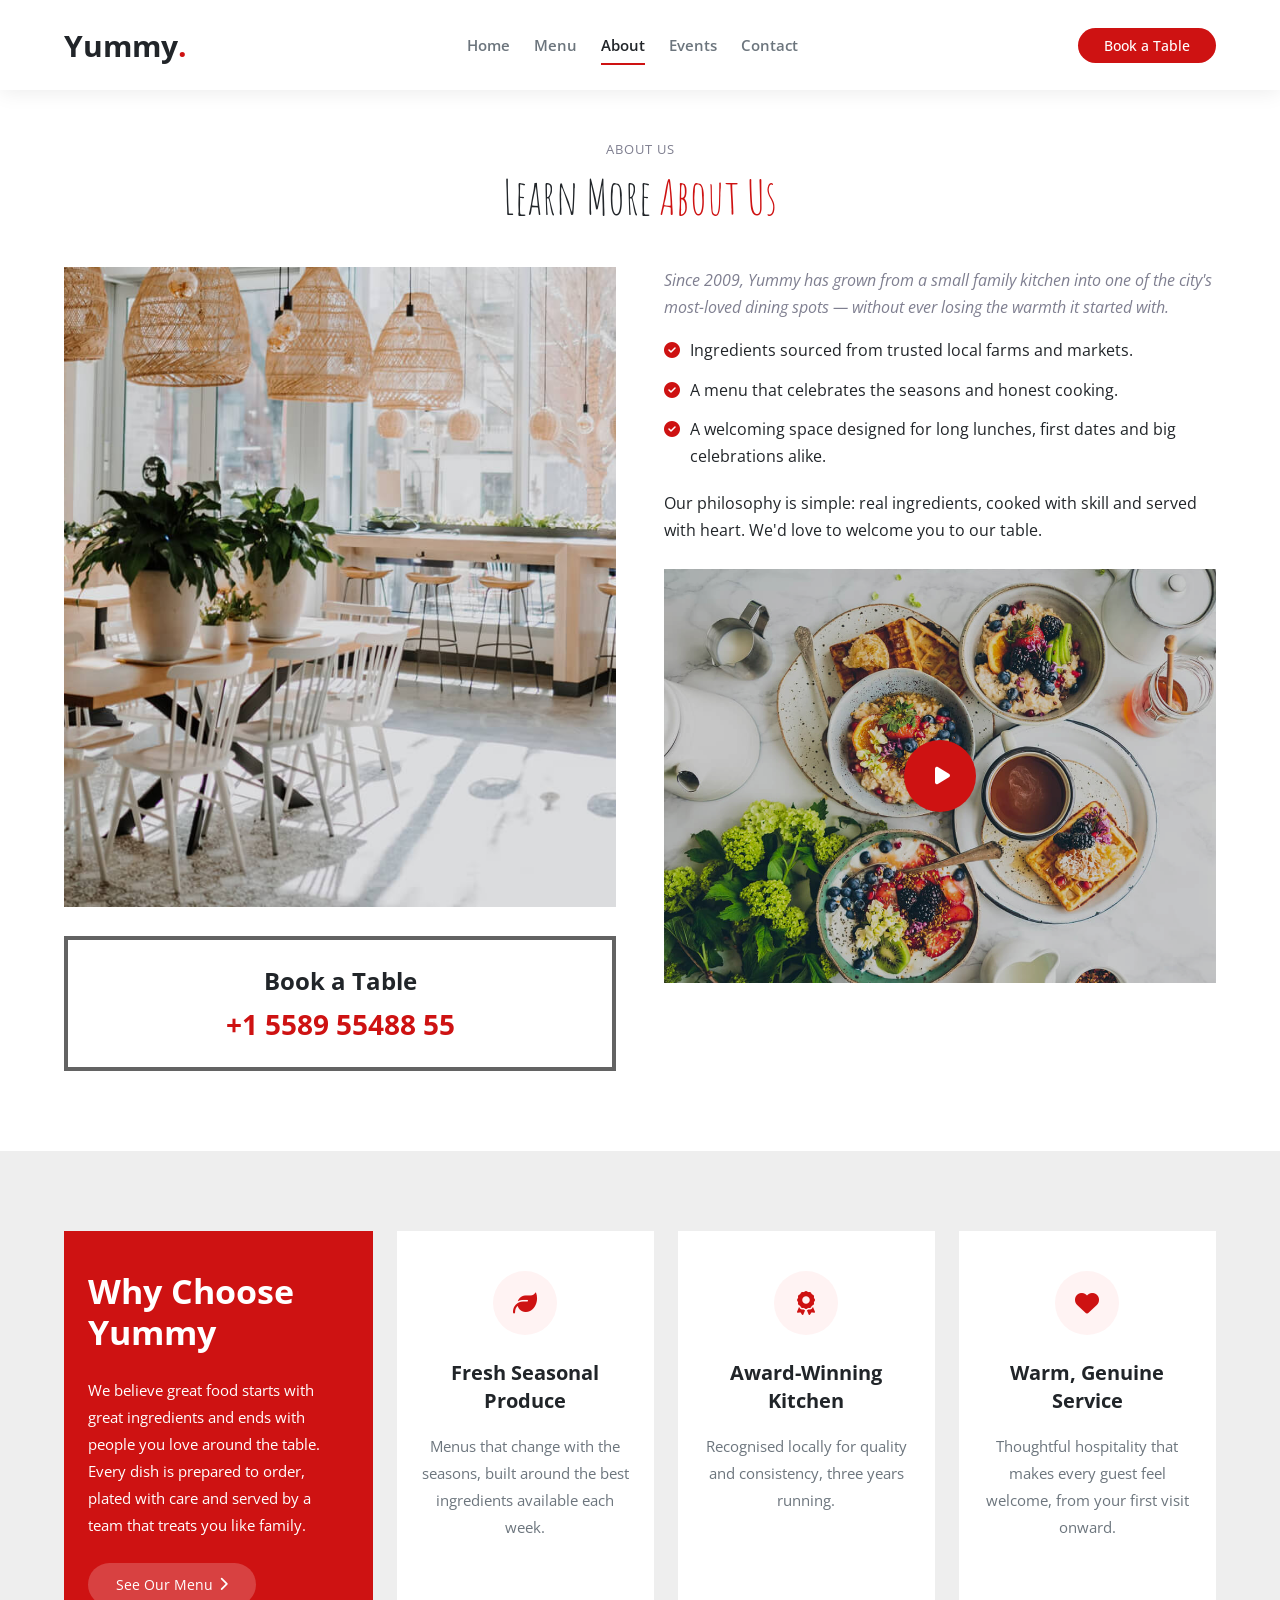
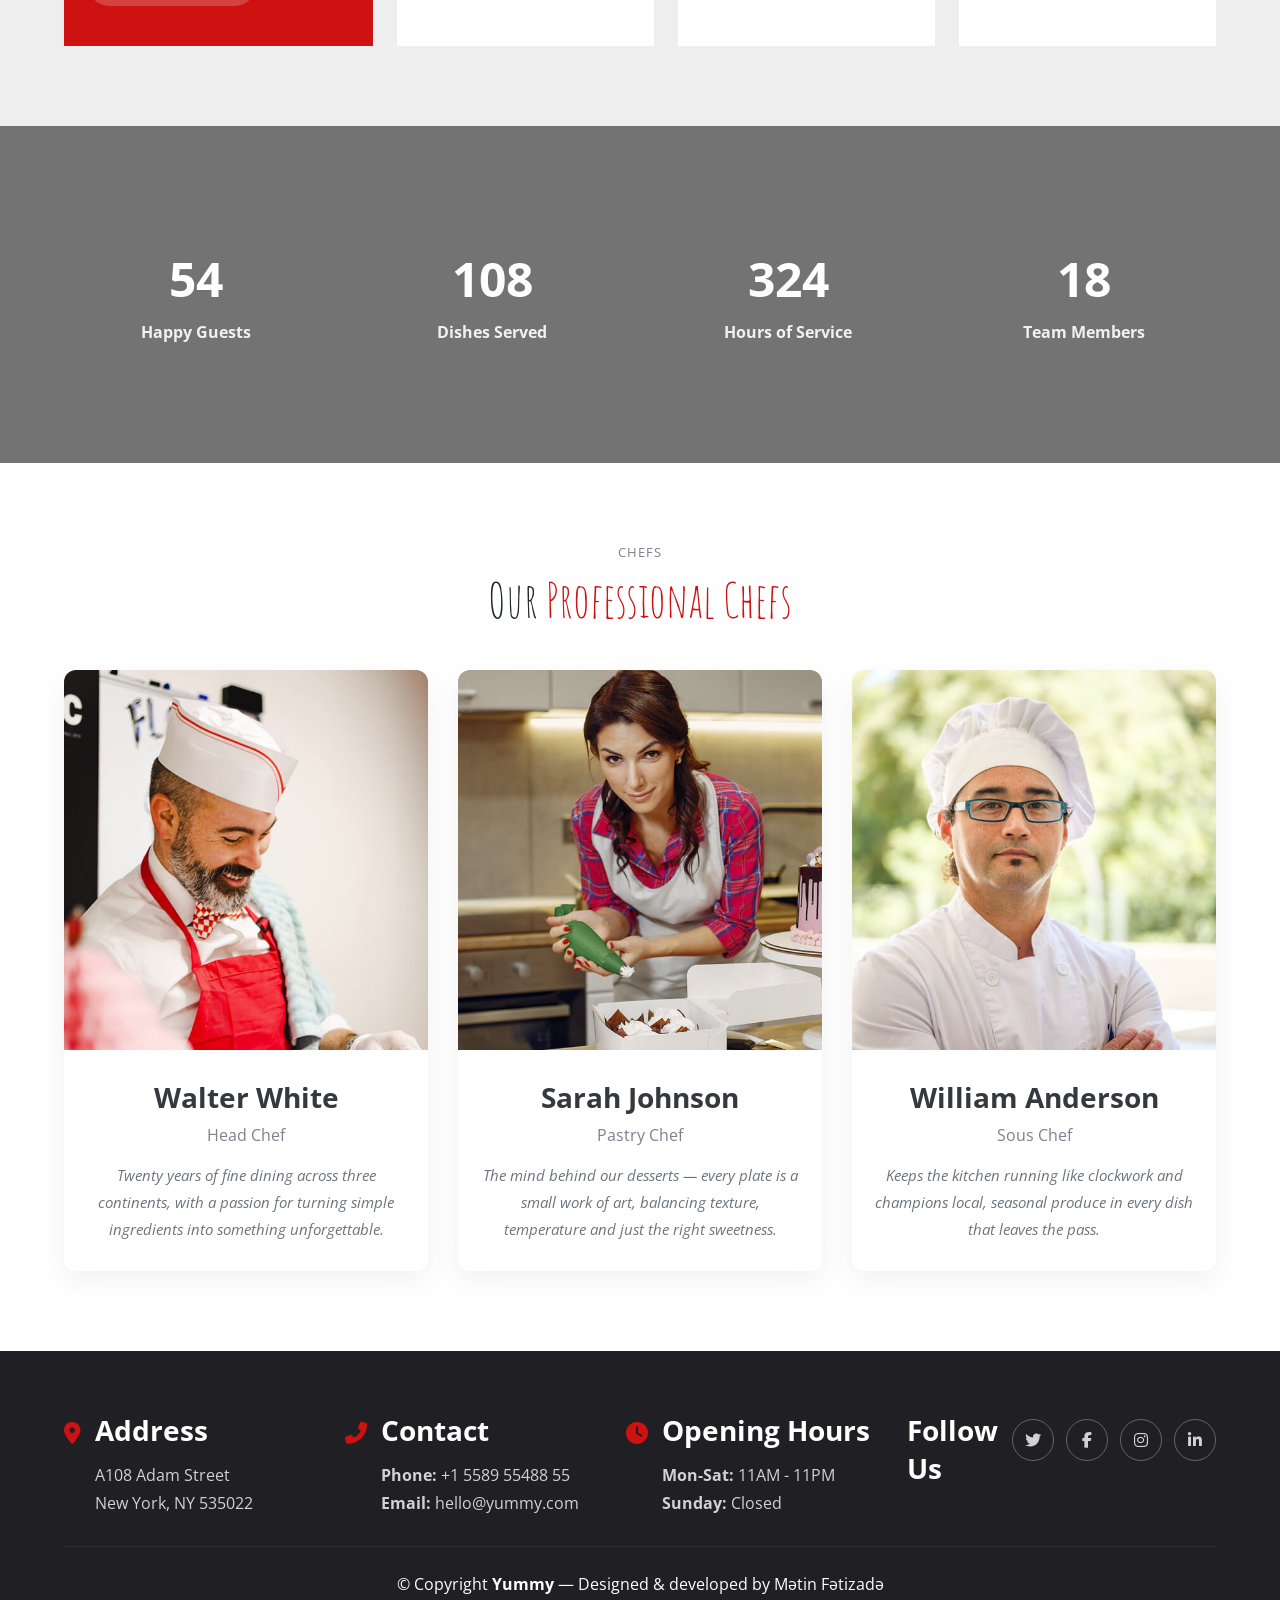
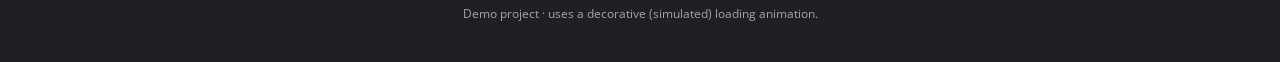
<file: about.html>
<!DOCTYPE html>
<html lang="en">
<head>
  <meta charset="UTF-8" />
  <meta name="viewport" content="width=device-width, initial-scale=1.0" />
  <title>About — Yummy.</title>
  <link href="https://fonts.googleapis.com/css2?family=Amatic+SC:wght@400;700&family=Open+Sans:ital,wght@0,300;0,400;0,600;0,700;1,400&display=swap" rel="stylesheet" />
  <link rel="stylesheet" href="https://cdnjs.cloudflare.com/ajax/libs/font-awesome/6.4.0/css/all.min.css" />
  <link rel="stylesheet" href="https://unpkg.com/aos@2.3.1/dist/aos.css" />
  <link rel="stylesheet" href="style.css" />
  <link rel="stylesheet" href="additions.css" />
</head>
<body>

  <div id="preloader">
    <div class="preloader-logo">Yummy<span>.</span></div>
    <div class="preloader-dots"><span></span><span></span><span></span></div>
  </div>

  <nav id="navbar" class="scrolled solid">
    <a href="index.html" class="logo">Yummy<span>.</span></a>
    <ul class="nav-links">
      <li><a href="index.html">Home</a></li>
      <li><a href="menu.html">Menu</a></li>
      <li><a href="about.html" class="active">About</a></li>
      <li><a href="events.html">Events</a></li>
      <li><a href="contact.html">Contact</a></li>
    </ul>
    <a href="contact.html" class="btn-book">Book a Table</a>
    <i class="fa-solid fa-bars hamburger" onclick="toggleMobile()" aria-label="Menu"></i>
  </nav>
  <div class="mobile-overlay" id="mobileOverlay" onclick="closeMobile()"></div>
  <div class="mobile-nav" id="mobileNav">
    <div class="mobile-nav-header">
      <a href="index.html" class="logo" onclick="closeMobile()">Yummy<span>.</span></a>
      <button class="mobile-close" onclick="closeMobile()">&#10005;</button>
    </div>
    <a href="index.html" onclick="closeMobile()">Home</a>
    <a href="menu.html" onclick="closeMobile()">Menu</a>
    <a href="about.html" class="active" onclick="closeMobile()">About</a>
    <a href="events.html" onclick="closeMobile()">Events</a>
    <a href="contact.html" onclick="closeMobile()">Contact</a>
    <a href="contact.html" class="mobile-book">Book a Table</a>
  </div>

  <section id="about" class="page-section">
    <p class="section-label">About Us</p>
    <h2 class="section-title">Learn More <span>About Us</span></h2>
    <div class="about-grid">
      <div class="about-left">
        <img src="assets/img/about.jpg" alt="Restaurant interior" />
        <div class="about-book">
          <p>Book a Table</p>
          <a href="tel:+15589554885">+1 5589 55488 55</a>
        </div>
      </div>
      <div class="about-right">
        <p>Since 2009, Yummy has grown from a small family kitchen into one of the city's most-loved dining spots — without ever losing the warmth it started with.</p>
        <ul class="about-checks">
          <li><i class="fas fa-check-circle"></i> Ingredients sourced from trusted local farms and markets.</li>
          <li><i class="fas fa-check-circle"></i> A menu that celebrates the seasons and honest cooking.</li>
          <li><i class="fas fa-check-circle"></i> A welcoming space designed for long lunches, first dates and big celebrations alike.</li>
        </ul>
        <p class="body-text">Our philosophy is simple: real ingredients, cooked with skill and served with heart. We'd love to welcome you to our table.</p>
        <div class="about-video">
          <img src="assets/img/about-2.jpg" alt="Our kitchen" />
          <div class="play-overlay"><div class="play-btn"><i class="fas fa-play"></i></div></div>
        </div>
      </div>
    </div>
  </section>

  <section id="why">
    <div class="why-grid">
      <div class="why-card red">
        <h3>Why Choose Yummy</h3>
        <p>We believe great food starts with great ingredients and ends with people you love around the table. Every dish is prepared to order, plated with care and served by a team that treats you like family.</p>
        <a href="menu.html">See Our Menu <i class="fas fa-chevron-right"></i></a>
      </div>
      <div class="why-card">
        <div class="icon"><i class="fas fa-leaf"></i></div>
        <h4>Fresh Seasonal Produce</h4>
        <p>Menus that change with the seasons, built around the best ingredients available each week.</p>
      </div>
      <div class="why-card">
        <div class="icon"><i class="fas fa-award"></i></div>
        <h4>Award-Winning Kitchen</h4>
        <p>Recognised locally for quality and consistency, three years running.</p>
      </div>
      <div class="why-card">
        <div class="icon"><i class="fas fa-heart"></i></div>
        <h4>Warm, Genuine Service</h4>
        <p>Thoughtful hospitality that makes every guest feel welcome, from your first visit onward.</p>
      </div>
    </div>
  </section>

  <section id="stats">
    <div class="stats-grid">
      <div class="stat-item"><h2 id="counter1">0</h2><p>Happy Guests</p></div>
      <div class="stat-item"><h2 id="counter2">0</h2><p>Dishes Served</p></div>
      <div class="stat-item"><h2 id="counter3">0</h2><p>Hours of Service</p></div>
      <div class="stat-item"><h2 id="counter4">0</h2><p>Team Members</p></div>
    </div>
  </section>

  <section id="chefs">
    <p class="section-label" data-aos="fade-up">Chefs</p>
    <h2 class="section-title" data-aos="fade-up" data-aos-delay="100">Our <span>Professional Chefs</span></h2>
    <div class="chefs-grid" id="chefsGrid"></div>
  </section>

  <footer id="footer">
    <div class="footer-grid">
      <div class="footer-item">
        <div class="footer-icon"><i class="fas fa-map-marker-alt"></i></div>
        <div><h4>Address</h4><p>A108 Adam Street</p><p>New York, NY 535022</p></div>
      </div>
      <div class="footer-item">
        <div class="footer-icon"><i class="fas fa-phone-alt"></i></div>
        <div><h4>Contact</h4><p><strong>Phone:</strong> +1 5589 55488 55</p><p><strong>Email:</strong> hello@yummy.com</p></div>
      </div>
      <div class="footer-item">
        <div class="footer-icon"><i class="fas fa-clock"></i></div>
        <div><h4>Opening Hours</h4><p><strong>Mon-Sat:</strong> 11AM - 11PM</p><p><strong>Sunday:</strong> Closed</p></div>
      </div>
      <div class="footer-item">
        <h4>Follow Us</h4>
        <div class="footer-social">
          <a href="#"><i class="fab fa-twitter"></i></a><a href="#"><i class="fab fa-facebook-f"></i></a>
          <a href="#"><i class="fab fa-instagram"></i></a><a href="#"><i class="fab fa-linkedin-in"></i></a>
        </div>
      </div>
    </div>
    <div class="footer-bottom">
      <p>© Copyright <strong>Yummy</strong> — Designed &amp; developed by Mətin Fətizadə</p>
      <p class="footer-note-small">Demo project · uses a decorative (simulated) loading animation.</p>
    </div>
  </footer>

  <a href="#" class="back-top" id="backTop"><i class="fas fa-arrow-up"></i></a>

  <script src="https://unpkg.com/aos@2.3.1/dist/aos.js"></script>
  <script src="data.js"></script>
  <script src="app.js"></script>
</body>
</html>
</file>
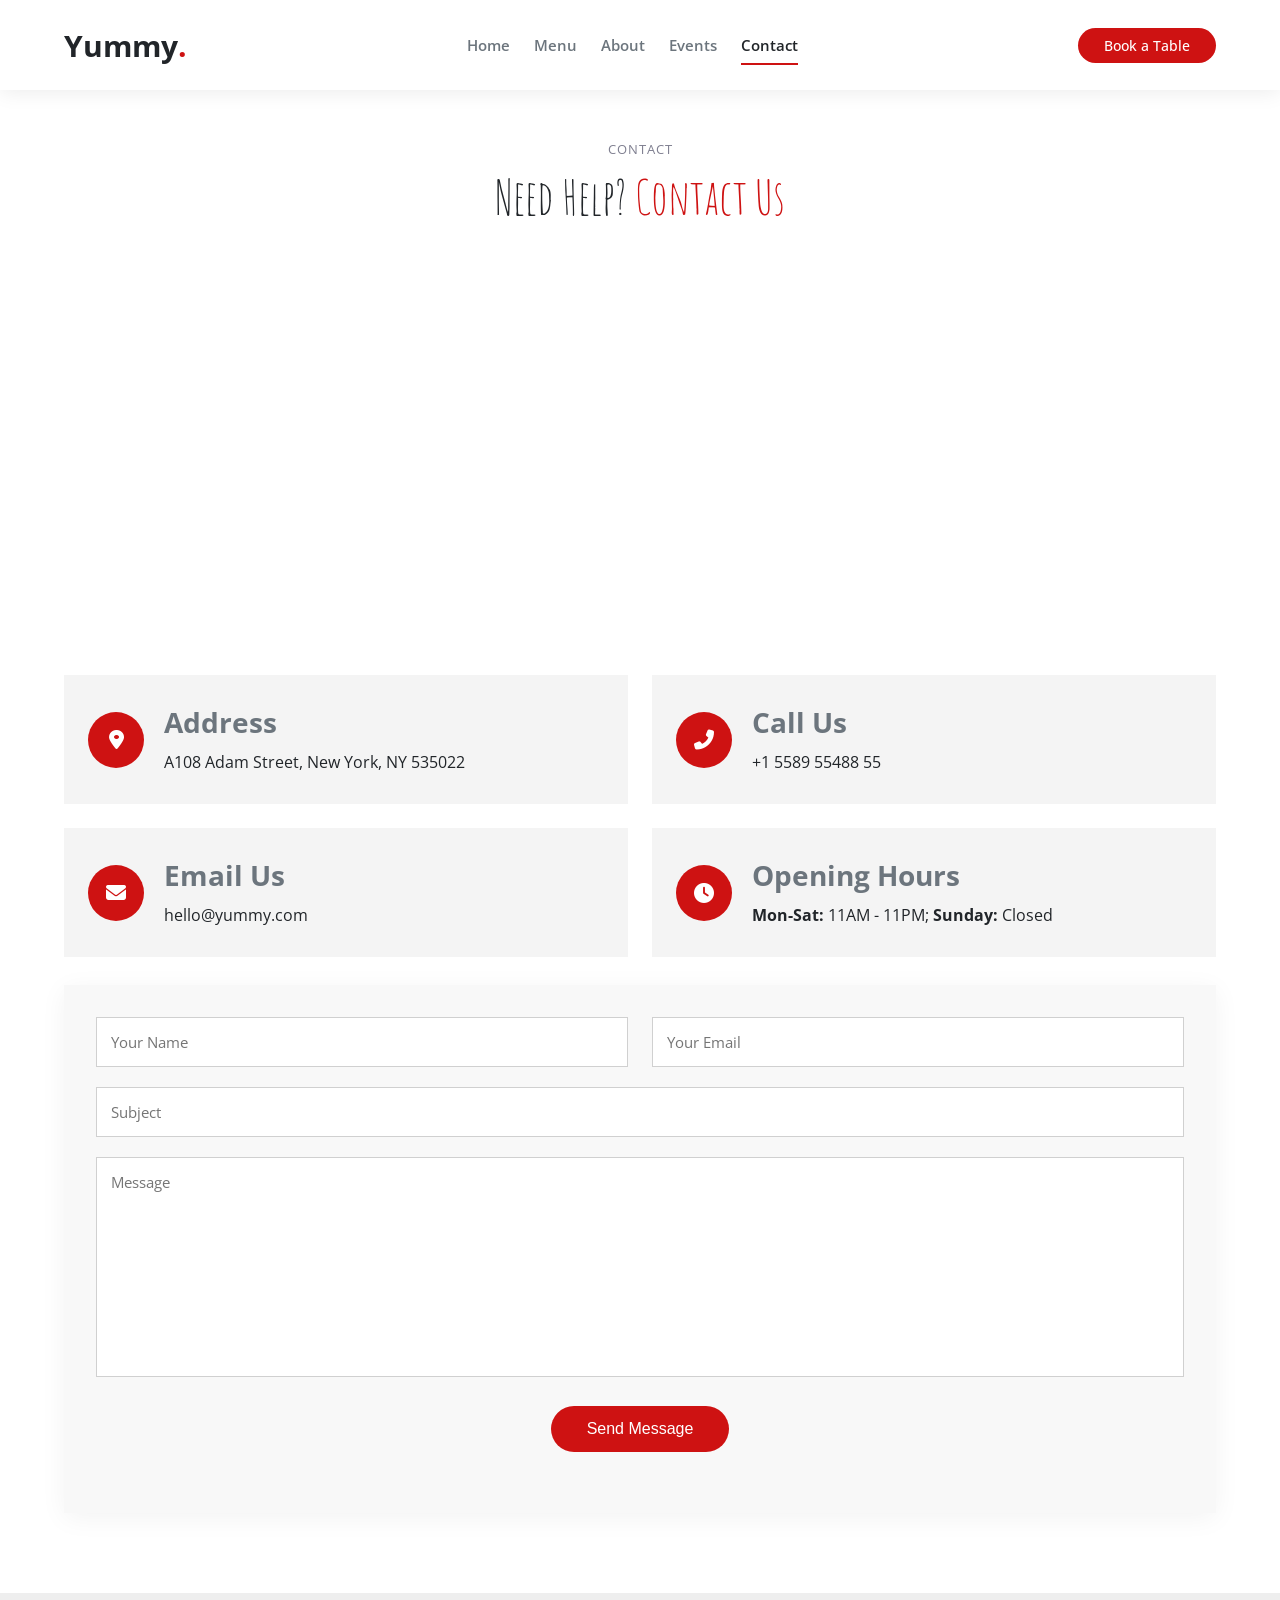
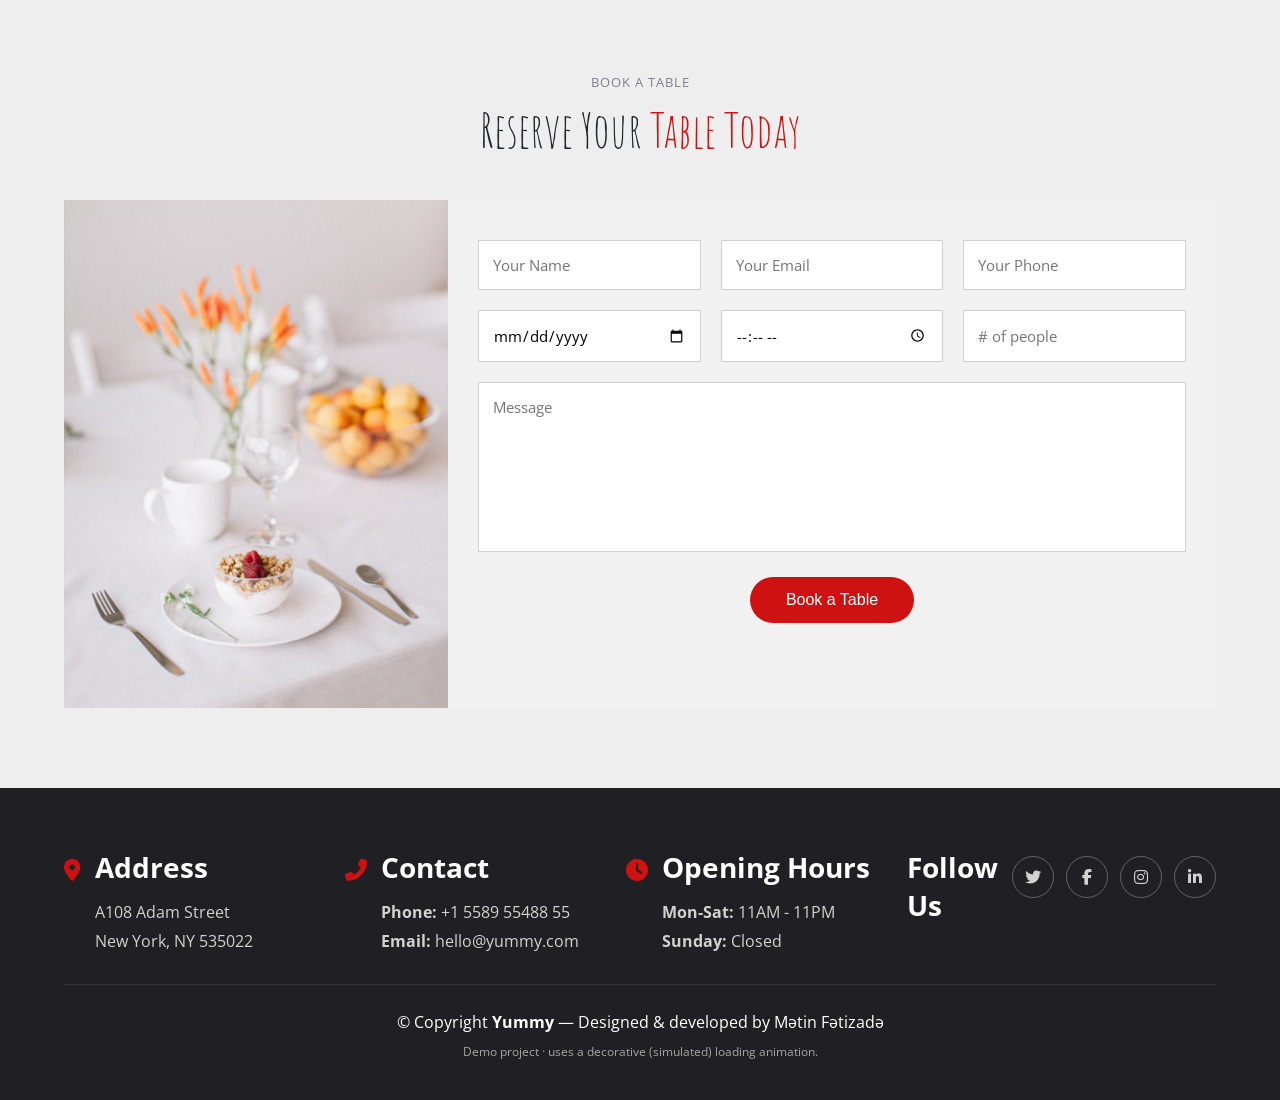
<file: contact.html>
<!DOCTYPE html>
<html lang="en">
<head>
  <meta charset="UTF-8" />
  <meta name="viewport" content="width=device-width, initial-scale=1.0" />
  <title>Contact &amp; Booking — Yummy.</title>
  <link href="https://fonts.googleapis.com/css2?family=Amatic+SC:wght@400;700&family=Open+Sans:ital,wght@0,300;0,400;0,600;0,700;1,400&display=swap" rel="stylesheet" />
  <link rel="stylesheet" href="https://cdnjs.cloudflare.com/ajax/libs/font-awesome/6.4.0/css/all.min.css" />
  <link rel="stylesheet" href="https://unpkg.com/aos@2.3.1/dist/aos.css" />
  <link rel="stylesheet" href="style.css" />
  <link rel="stylesheet" href="additions.css" />
</head>
<body>

  <div id="preloader">
    <div class="preloader-logo">Yummy<span>.</span></div>
    <div class="preloader-dots"><span></span><span></span><span></span></div>
  </div>

  <nav id="navbar" class="scrolled solid">
    <a href="index.html" class="logo">Yummy<span>.</span></a>
    <ul class="nav-links">
      <li><a href="index.html">Home</a></li>
      <li><a href="menu.html">Menu</a></li>
      <li><a href="about.html">About</a></li>
      <li><a href="events.html">Events</a></li>
      <li><a href="contact.html" class="active">Contact</a></li>
    </ul>
    <a href="#booking" class="btn-book">Book a Table</a>
    <i class="fa-solid fa-bars hamburger" onclick="toggleMobile()" aria-label="Menu"></i>
  </nav>
  <div class="mobile-overlay" id="mobileOverlay" onclick="closeMobile()"></div>
  <div class="mobile-nav" id="mobileNav">
    <div class="mobile-nav-header">
      <a href="index.html" class="logo" onclick="closeMobile()">Yummy<span>.</span></a>
      <button class="mobile-close" onclick="closeMobile()">&#10005;</button>
    </div>
    <a href="index.html" onclick="closeMobile()">Home</a>
    <a href="menu.html" onclick="closeMobile()">Menu</a>
    <a href="about.html" onclick="closeMobile()">About</a>
    <a href="events.html" onclick="closeMobile()">Events</a>
    <a href="contact.html" class="active" onclick="closeMobile()">Contact</a>
    <a href="#booking" class="mobile-book" onclick="closeMobile()">Book a Table</a>
  </div>

  <section id="contact" class="page-section">
    <p class="section-label">Contact</p>
    <h2 class="section-title">Need Help? <span>Contact Us</span></h2>
    <div class="contact-map" data-aos="fade-up" data-aos-delay="150">
      <iframe src="https://www.google.com/maps?q=New%20York&z=13&output=embed" loading="lazy" referrerpolicy="no-referrer-when-downgrade"></iframe>
    </div>
    <div class="contact-info-grid">
      <div class="contact-info-card" data-aos="fade-up">
        <div class="contact-icon"><i class="fas fa-map-marker-alt"></i></div>
        <div><h4>Address</h4><p>A108 Adam Street, New York, NY 535022</p></div>
      </div>
      <div class="contact-info-card" data-aos="fade-up" data-aos-delay="50">
        <div class="contact-icon"><i class="fas fa-phone-alt"></i></div>
        <div><h4>Call Us</h4><p>+1 5589 55488 55</p></div>
      </div>
      <div class="contact-info-card" data-aos="fade-up" data-aos-delay="100">
        <div class="contact-icon"><i class="fas fa-envelope"></i></div>
        <div><h4>Email Us</h4><p>hello@yummy.com</p></div>
      </div>
      <div class="contact-info-card" data-aos="fade-up" data-aos-delay="150">
        <div class="contact-icon"><i class="fas fa-clock"></i></div>
        <div><h4>Opening Hours</h4><p><strong>Mon-Sat:</strong> 11AM - 11PM; <strong>Sunday:</strong> Closed</p></div>
      </div>
    </div>
    <form class="contact-form" data-aos="fade-up" data-aos-delay="200" novalidate>
      <div class="contact-row">
        <input type="text" placeholder="Your Name">
        <input type="email" placeholder="Your Email">
      </div>
      <input type="text" placeholder="Subject">
      <textarea placeholder="Message"></textarea>
      <button type="submit" class="contact-btn">Send Message</button>
      <p class="form-msg" id="contactMsg" role="status"></p>
    </form>
  </section>

  <section id="booking">
    <p class="section-label" data-aos="fade-up">Book A Table</p>
    <h2 class="section-title" data-aos="fade-up" data-aos-delay="100">Reserve Your <span>Table Today</span></h2>
    <div class="booking-box" data-aos="fade-up" data-aos-delay="150">
      <div class="booking-img"><img src="assets/img/reservation.jpg" alt="Book a table"></div>
      <form class="booking-form" novalidate>
        <div class="booking-row">
          <input type="text" placeholder="Your Name">
          <input type="email" placeholder="Your Email">
          <input type="text" placeholder="Your Phone">
        </div>
        <div class="booking-row">
          <input type="date">
          <input type="time">
          <input type="number" placeholder="# of people" min="1">
        </div>
        <textarea placeholder="Message"></textarea>
        <button type="submit" class="booking-btn">Book a Table</button>
        <p class="form-msg" id="bookingMsg" role="status"></p>
      </form>
    </div>
  </section>

  <footer id="footer">
    <div class="footer-grid">
      <div class="footer-item">
        <div class="footer-icon"><i class="fas fa-map-marker-alt"></i></div>
        <div><h4>Address</h4><p>A108 Adam Street</p><p>New York, NY 535022</p></div>
      </div>
      <div class="footer-item">
        <div class="footer-icon"><i class="fas fa-phone-alt"></i></div>
        <div><h4>Contact</h4><p><strong>Phone:</strong> +1 5589 55488 55</p><p><strong>Email:</strong> hello@yummy.com</p></div>
      </div>
      <div class="footer-item">
        <div class="footer-icon"><i class="fas fa-clock"></i></div>
        <div><h4>Opening Hours</h4><p><strong>Mon-Sat:</strong> 11AM - 11PM</p><p><strong>Sunday:</strong> Closed</p></div>
      </div>
      <div class="footer-item">
        <h4>Follow Us</h4>
        <div class="footer-social">
          <a href="#"><i class="fab fa-twitter"></i></a><a href="#"><i class="fab fa-facebook-f"></i></a>
          <a href="#"><i class="fab fa-instagram"></i></a><a href="#"><i class="fab fa-linkedin-in"></i></a>
        </div>
      </div>
    </div>
    <div class="footer-bottom">
      <p>© Copyright <strong>Yummy</strong> — Designed &amp; developed by Mətin Fətizadə</p>
      <p class="footer-note-small">Demo project · uses a decorative (simulated) loading animation.</p>
    </div>
  </footer>

  <a href="#" class="back-top" id="backTop"><i class="fas fa-arrow-up"></i></a>

  <script src="https://unpkg.com/aos@2.3.1/dist/aos.js"></script>
  <script src="data.js"></script>
  <script src="app.js"></script>
</body>
</html>
</file>
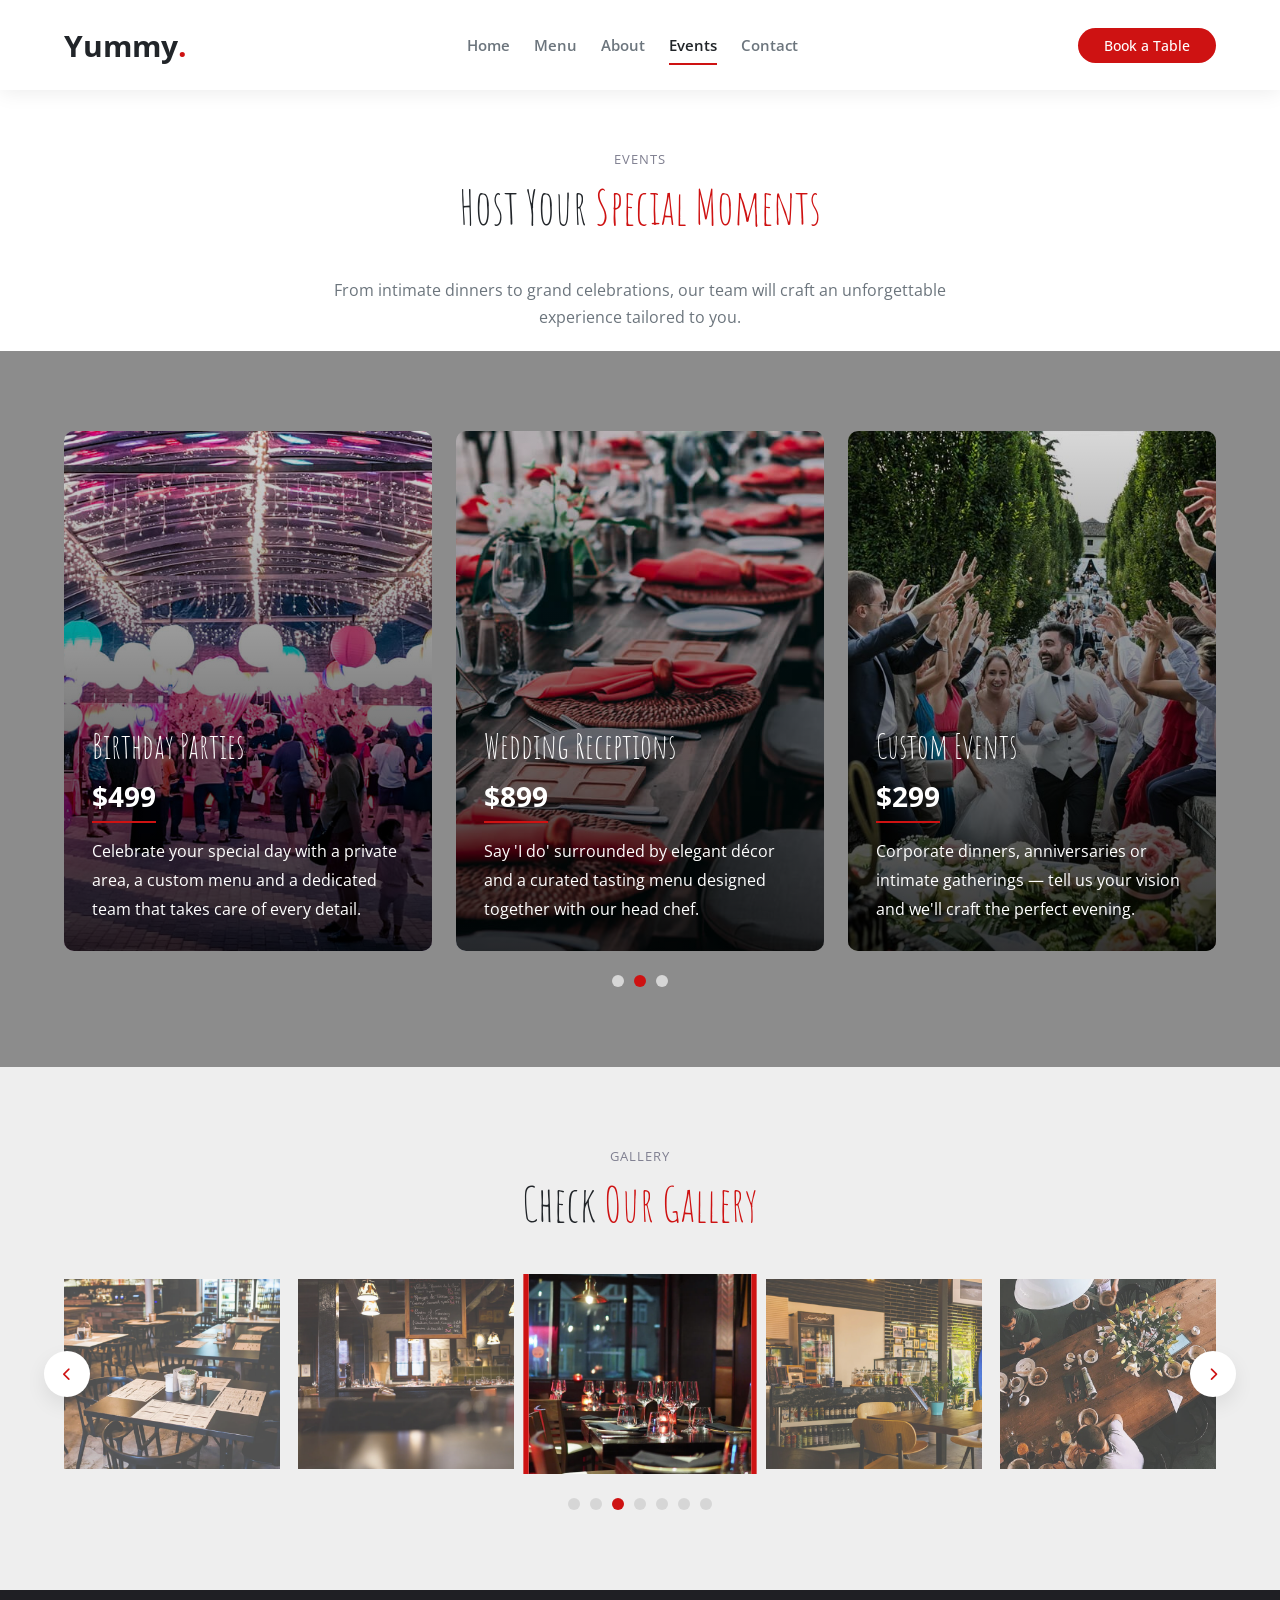
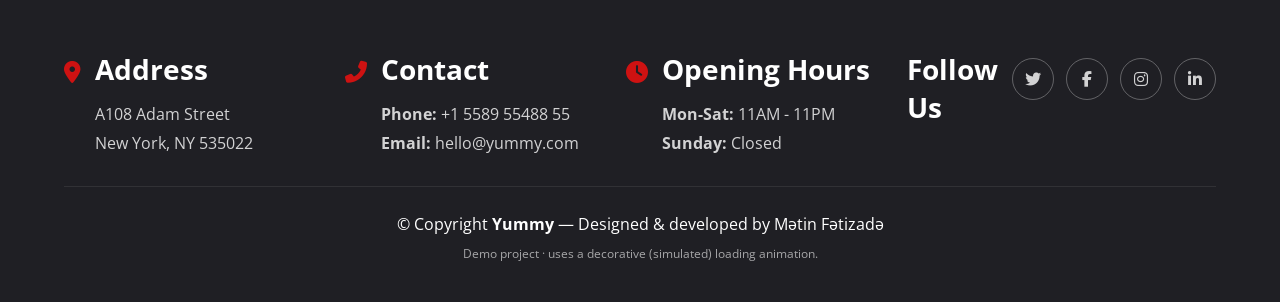
<file: events.html>
<!DOCTYPE html>
<html lang="en">
<head>
  <meta charset="UTF-8" />
  <meta name="viewport" content="width=device-width, initial-scale=1.0" />
  <title>Events &amp; Gallery — Yummy.</title>
  <link href="https://fonts.googleapis.com/css2?family=Amatic+SC:wght@400;700&family=Open+Sans:ital,wght@0,300;0,400;0,600;0,700;1,400&display=swap" rel="stylesheet" />
  <link rel="stylesheet" href="https://cdnjs.cloudflare.com/ajax/libs/font-awesome/6.4.0/css/all.min.css" />
  <link rel="stylesheet" href="https://unpkg.com/aos@2.3.1/dist/aos.css" />
  <link rel="stylesheet" href="style.css" />
  <link rel="stylesheet" href="additions.css" />
</head>
<body>

  <div id="preloader">
    <div class="preloader-logo">Yummy<span>.</span></div>
    <div class="preloader-dots"><span></span><span></span><span></span></div>
  </div>

  <nav id="navbar" class="scrolled solid">
    <a href="index.html" class="logo">Yummy<span>.</span></a>
    <ul class="nav-links">
      <li><a href="index.html">Home</a></li>
      <li><a href="menu.html">Menu</a></li>
      <li><a href="about.html">About</a></li>
      <li><a href="events.html" class="active">Events</a></li>
      <li><a href="contact.html">Contact</a></li>
    </ul>
    <a href="contact.html" class="btn-book">Book a Table</a>
    <i class="fa-solid fa-bars hamburger" onclick="toggleMobile()" aria-label="Menu"></i>
  </nav>
  <div class="mobile-overlay" id="mobileOverlay" onclick="closeMobile()"></div>
  <div class="mobile-nav" id="mobileNav">
    <div class="mobile-nav-header">
      <a href="index.html" class="logo" onclick="closeMobile()">Yummy<span>.</span></a>
      <button class="mobile-close" onclick="closeMobile()">&#10005;</button>
    </div>
    <a href="index.html" onclick="closeMobile()">Home</a>
    <a href="menu.html" onclick="closeMobile()">Menu</a>
    <a href="about.html" onclick="closeMobile()">About</a>
    <a href="events.html" class="active" onclick="closeMobile()">Events</a>
    <a href="contact.html" onclick="closeMobile()">Contact</a>
    <a href="contact.html" class="mobile-book">Book a Table</a>
  </div>

  <section class="page-head">
    <p class="section-label">Events</p>
    <h2 class="section-title">Host Your <span>Special Moments</span></h2>
    <p class="page-head-text">From intimate dinners to grand celebrations, our team will craft an unforgettable experience tailored to you.</p>
  </section>

  <section id="events">
    <div class="events-overlay"></div>
    <div class="events-slider" id="eventsSlider"></div>
    <div class="event-dots" id="eventDots"></div>
  </section>

  <section id="gallery">
    <p class="section-label" data-aos="fade-up">Gallery</p>
    <h2 class="section-title" data-aos="fade-up" data-aos-delay="100">Check <span>Our Gallery</span></h2>
    <div class="gallery-slider-wrap" data-aos="zoom-in" data-aos-delay="150">
      <button class="gallery-arrow left" onclick="prevGallery()"><i class="fas fa-chevron-left"></i></button>
      <div class="gallery-slider" id="gallerySlider"></div>
      <button class="gallery-arrow right" onclick="nextGallery()"><i class="fas fa-chevron-right"></i></button>
    </div>
    <div class="gallery-dots" id="galleryDots"></div>
  </section>

  <footer id="footer">
    <div class="footer-grid">
      <div class="footer-item">
        <div class="footer-icon"><i class="fas fa-map-marker-alt"></i></div>
        <div><h4>Address</h4><p>A108 Adam Street</p><p>New York, NY 535022</p></div>
      </div>
      <div class="footer-item">
        <div class="footer-icon"><i class="fas fa-phone-alt"></i></div>
        <div><h4>Contact</h4><p><strong>Phone:</strong> +1 5589 55488 55</p><p><strong>Email:</strong> hello@yummy.com</p></div>
      </div>
      <div class="footer-item">
        <div class="footer-icon"><i class="fas fa-clock"></i></div>
        <div><h4>Opening Hours</h4><p><strong>Mon-Sat:</strong> 11AM - 11PM</p><p><strong>Sunday:</strong> Closed</p></div>
      </div>
      <div class="footer-item">
        <h4>Follow Us</h4>
        <div class="footer-social">
          <a href="#"><i class="fab fa-twitter"></i></a><a href="#"><i class="fab fa-facebook-f"></i></a>
          <a href="#"><i class="fab fa-instagram"></i></a><a href="#"><i class="fab fa-linkedin-in"></i></a>
        </div>
      </div>
    </div>
    <div class="footer-bottom">
      <p>© Copyright <strong>Yummy</strong> — Designed &amp; developed by Mətin Fətizadə</p>
      <p class="footer-note-small">Demo project · uses a decorative (simulated) loading animation.</p>
    </div>
  </footer>

  <a href="#" class="back-top" id="backTop"><i class="fas fa-arrow-up"></i></a>

  <script src="https://unpkg.com/aos@2.3.1/dist/aos.js"></script>
  <script src="data.js"></script>
  <script src="app.js"></script>
</body>
</html>
</file>
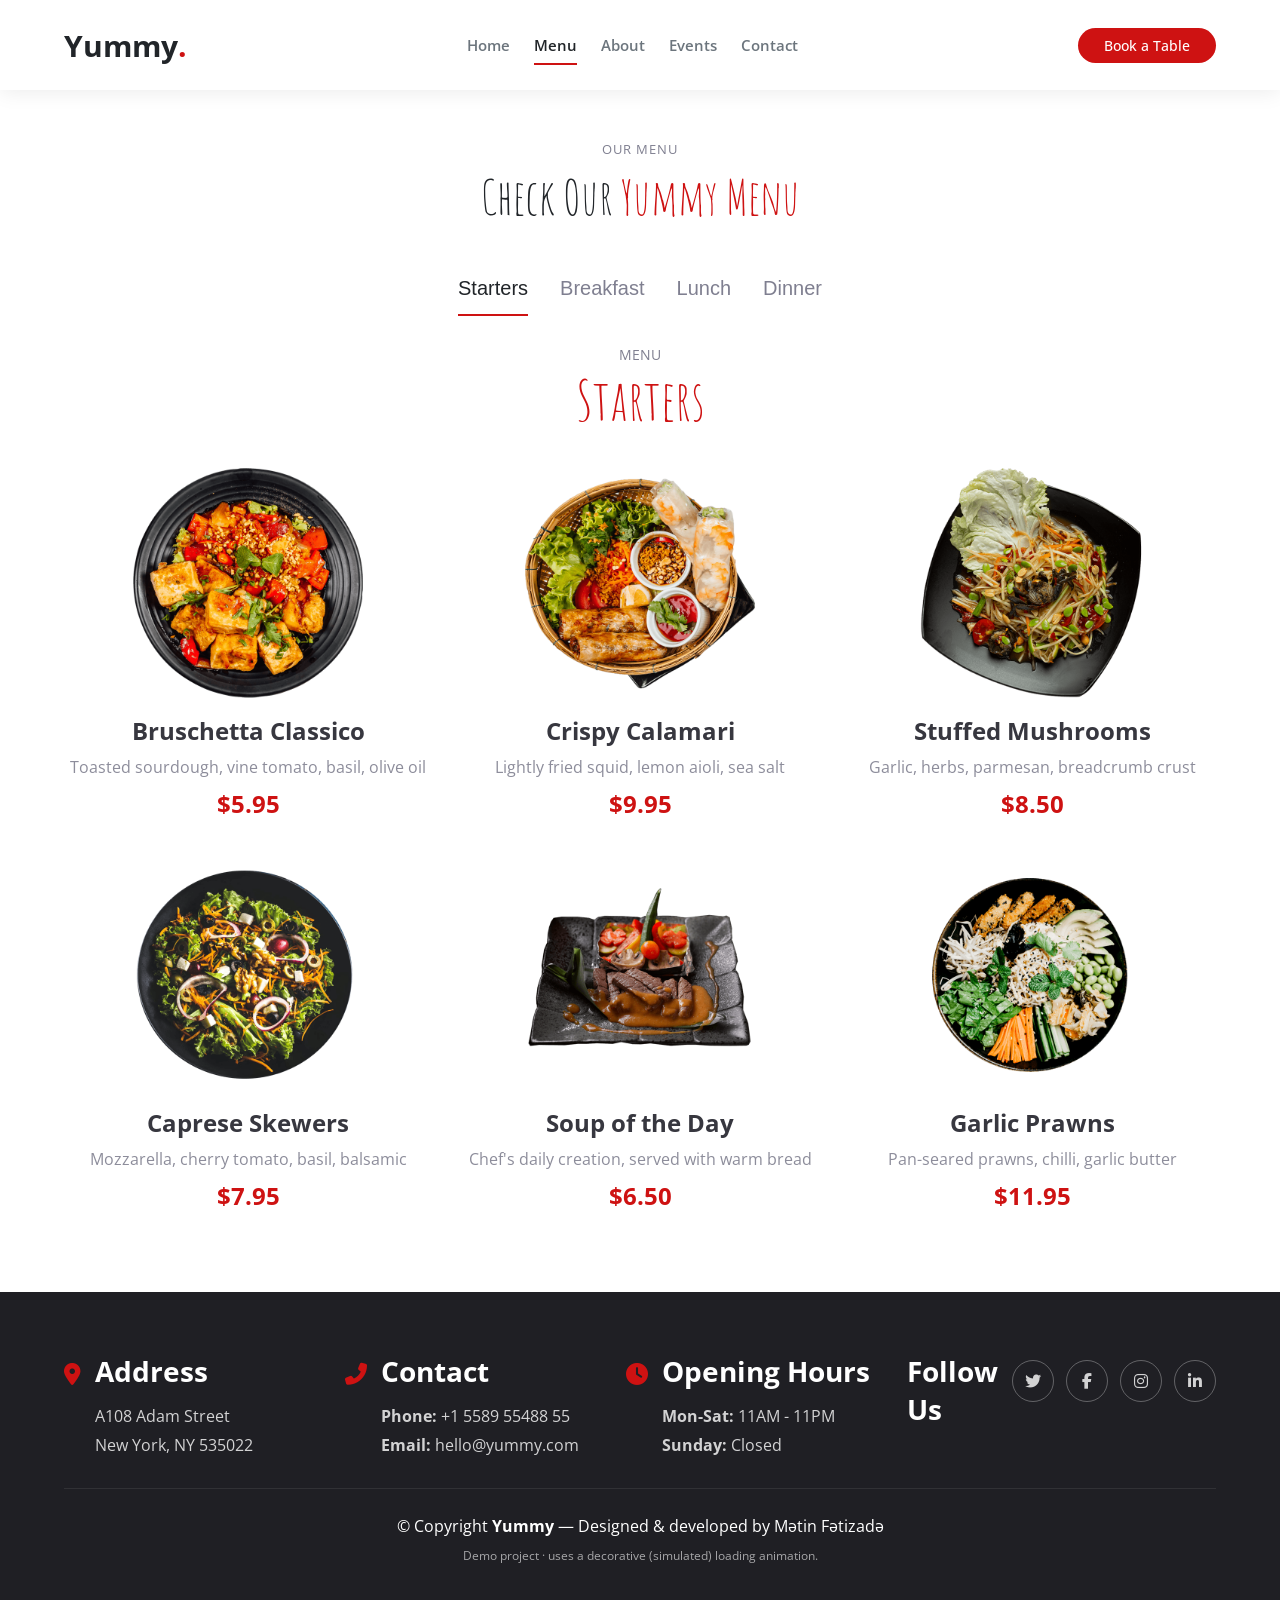
<file: menu.html>
<!DOCTYPE html>
<html lang="en">
<head>
  <meta charset="UTF-8" />
  <meta name="viewport" content="width=device-width, initial-scale=1.0" />
  <title>Menu — Yummy.</title>
  <link href="https://fonts.googleapis.com/css2?family=Amatic+SC:wght@400;700&family=Open+Sans:ital,wght@0,300;0,400;0,600;0,700;1,400&display=swap" rel="stylesheet" />
  <link rel="stylesheet" href="https://cdnjs.cloudflare.com/ajax/libs/font-awesome/6.4.0/css/all.min.css" />
  <link rel="stylesheet" href="https://unpkg.com/aos@2.3.1/dist/aos.css" />
  <link rel="stylesheet" href="style.css" />
  <link rel="stylesheet" href="additions.css" />
</head>
<body>

  <div id="preloader">
    <div class="preloader-logo">Yummy<span>.</span></div>
    <div class="preloader-dots"><span></span><span></span><span></span></div>
  </div>

  <nav id="navbar" class="scrolled solid">
    <a href="index.html" class="logo">Yummy<span>.</span></a>
    <ul class="nav-links">
      <li><a href="index.html">Home</a></li>
      <li><a href="menu.html" class="active">Menu</a></li>
      <li><a href="about.html">About</a></li>
      <li><a href="events.html">Events</a></li>
      <li><a href="contact.html">Contact</a></li>
    </ul>
    <a href="contact.html" class="btn-book">Book a Table</a>
    <i class="fa-solid fa-bars hamburger" onclick="toggleMobile()" aria-label="Menu"></i>
  </nav>
  <div class="mobile-overlay" id="mobileOverlay" onclick="closeMobile()"></div>
  <div class="mobile-nav" id="mobileNav">
    <div class="mobile-nav-header">
      <a href="index.html" class="logo" onclick="closeMobile()">Yummy<span>.</span></a>
      <button class="mobile-close" onclick="closeMobile()">&#10005;</button>
    </div>
    <a href="index.html" onclick="closeMobile()">Home</a>
    <a href="menu.html" class="active" onclick="closeMobile()">Menu</a>
    <a href="about.html" onclick="closeMobile()">About</a>
    <a href="events.html" onclick="closeMobile()">Events</a>
    <a href="contact.html" onclick="closeMobile()">Contact</a>
    <a href="contact.html" class="mobile-book">Book a Table</a>
  </div>

  <section id="menu" class="page-section">
    <p class="section-label">Our Menu</p>
    <h2 class="section-title">Check Our <span>Yummy Menu</span></h2>
    <div class="menu-tabs">
      <button class="menu-tab active" onclick="switchTab(this,'starters')">Starters</button>
      <button class="menu-tab" onclick="switchTab(this,'breakfast')">Breakfast</button>
      <button class="menu-tab" onclick="switchTab(this,'lunch')">Lunch</button>
      <button class="menu-tab" onclick="switchTab(this,'dinner')">Dinner</button>
    </div>
    <div class="menu-heading">
      <p id="menuMiniTitle">MENU</p>
      <h3 id="menuBigTitle">Starters</h3>
    </div>
    <div id="starters" class="menu-grid tab-content"></div>
    <div id="breakfast" class="menu-grid tab-content" style="display:none"></div>
    <div id="lunch" class="menu-grid tab-content" style="display:none"></div>
    <div id="dinner" class="menu-grid tab-content" style="display:none"></div>
  </section>

  <footer id="footer">
    <div class="footer-grid">
      <div class="footer-item">
        <div class="footer-icon"><i class="fas fa-map-marker-alt"></i></div>
        <div><h4>Address</h4><p>A108 Adam Street</p><p>New York, NY 535022</p></div>
      </div>
      <div class="footer-item">
        <div class="footer-icon"><i class="fas fa-phone-alt"></i></div>
        <div><h4>Contact</h4><p><strong>Phone:</strong> +1 5589 55488 55</p><p><strong>Email:</strong> hello@yummy.com</p></div>
      </div>
      <div class="footer-item">
        <div class="footer-icon"><i class="fas fa-clock"></i></div>
        <div><h4>Opening Hours</h4><p><strong>Mon-Sat:</strong> 11AM - 11PM</p><p><strong>Sunday:</strong> Closed</p></div>
      </div>
      <div class="footer-item">
        <h4>Follow Us</h4>
        <div class="footer-social">
          <a href="#"><i class="fab fa-twitter"></i></a><a href="#"><i class="fab fa-facebook-f"></i></a>
          <a href="#"><i class="fab fa-instagram"></i></a><a href="#"><i class="fab fa-linkedin-in"></i></a>
        </div>
      </div>
    </div>
    <div class="footer-bottom">
      <p>© Copyright <strong>Yummy</strong> — Designed &amp; developed by Mətin Fətizadə</p>
      <p class="footer-note-small">Demo project · uses a decorative (simulated) loading animation.</p>
    </div>
  </footer>

  <a href="#" class="back-top" id="backTop"><i class="fas fa-arrow-up"></i></a>

  <script src="https://unpkg.com/aos@2.3.1/dist/aos.js"></script>
  <script src="data.js"></script>
  <script src="app.js"></script>
</body>
</html>
</file>
<file: style.css>
*, *::before, *::after {
  box-sizing: border-box;
  margin: 0;
  padding: 0;
}

:root {
  --red: #ce1212;
  --dark: #212529;
  --heading-dark: #37373f;
  --gray: #7f7f90;
  --light-text: #6c757d;
  --light-bg: #eeeeee;
  --white: #ffffff;
  --font-heading: 'Amatic SC', cursive;
  --font-body: 'Open Sans', sans-serif;
}

html {
  scroll-behavior: smooth;
}

body {
  font-family: var(--font-body);
  color: var(--dark);
  overflow-x: hidden;
  background: var(--white);
}


nav {
  position: fixed;
  top: 0;
  left: 0;
  right: 0;
  z-index: 1000;
  background: var(--white);
  box-shadow: 0 2px 20px rgba(0, 0, 0, 0.08);
  padding: 0 5%;
  height: 90px;
  display: flex;
  align-items: center;
  justify-content: space-between;
}

.logo {
  font-family: var(--font-body);
  font-size: 30px;
  font-weight: 700;
  color: var(--dark);
  text-decoration: none;
}

.logo span {
  color: var(--red);
}

.nav-links {
  display: flex;
  align-items: center;
  gap: 24px;
  list-style: none;
}

.nav-links a {
  text-decoration: none;
  color: var(--light-text);
  font-size: 15px;
  font-weight: 600;
  position: relative;
  transition: 0.3s;
}

.nav-links a::after {
  content: "";
  position: absolute;
  left: 0;
  bottom: -10px;
  width: 0;
  height: 2px;
  background: var(--red);
  transition: 0.3s;
}

.nav-links a:hover {
  color: var(--dark);
}

.nav-links a:hover::after,
.nav-links a.active::after {
  width: 100%;
}

.nav-links a.active {
  color: var(--dark);
}

.dropdown {
  position: relative;
}

.dropdown-menu {
  display: none;
  position: absolute;
  top: 140%;
  left: 0;
  background: var(--white);
  min-width: 180px;
  box-shadow: 0 5px 20px rgba(0, 0, 0, 0.12);
  border-radius: 6px;
  padding: 8px 0;
  list-style: none;
}

.dropdown:hover .dropdown-menu {
  display: block;
}

.dropdown-menu li a {
  display: block;
  padding: 10px 18px;
  font-size: 14px;
}

.dropdown-menu li a::after {
  display: none;
}

.btn-book {
  background: var(--red);
  color: var(--white) !important;
  padding: 8px 26px;
  border-radius: 50px;
  font-weight: 500;
  font-size: 14px;
  text-decoration: none;
  transition: 0.3s;
  white-space: nowrap;
}

.btn-book:hover {
  background: #b01010;
}

.btn-book::after {
  display: none !important;
}

.hamburger {
  display: none;
  cursor: pointer;
  font-size: 24px;
  color: var(--dark);
  z-index: 1100;
}


.mobile-overlay {
  display: none;
  position: fixed;
  inset: 0;
  background: rgba(0, 0, 0, 0.5);
  z-index: 1050;
}

.mobile-overlay.open {
  display: block;
}

.mobile-nav {
  position: fixed;
  top: 0;
  left: 0;
  width: 85%;
  max-width: 400px;
  height: 100vh;
  background: var(--white);
  z-index: 1100;
  padding: 32px 24px;
  flex-direction: column;
  transform: translateX(-100%);
  transition: 0.35s ease;
  overflow-y: auto;
}

.mobile-nav.open {
  transform: translateX(0);
  display: flex;
}

.mobile-nav-header {
  display: flex;
  justify-content: space-between;
  align-items: center;
  margin-bottom: 32px;
  padding-bottom: 16px;
  border-bottom: 1px solid #f0f0f0;
}

.mobile-nav-header .logo {
  font-size: 26px;
}

.mobile-close {
  background: none;
  border: none;
  font-size: 28px;
  cursor: pointer;
  color: var(--dark);
  line-height: 1;
}

.mobile-nav a {
  text-decoration: none;
  color: var(--gray);
  font-size: 17px;
  font-weight: 500;
  padding: 14px 0;
  border-bottom: 1px solid #f5f5f5;
  display: flex;
  align-items: center;
  justify-content: space-between;
  transition: 0.2s;
}

.mobile-nav a:hover,
.mobile-nav a.active {
  color: var(--red);
}

.mobile-nav .mobile-book {
  background: var(--red);
  color: var(--white) !important;
  text-align: center;
  padding: 12px 20px;
  border-radius: 50px;
  margin-top: 24px;
  border-bottom: none;
  justify-content: center;
}

.mobile-nav .mobile-book:hover {
  background: #b01010;
}

.mobile-dropdown-items {
  padding-left: 16px;
  display: none;
}

.mobile-dropdown-items.open {
  display: block;
}

.mobile-dropdown-items a {
  font-size: 15px;
  color: var(--gray);
  padding: 10px 0;
}


#home {
  margin-top: 90px;
  min-height: calc(100vh - 90px);
  background: var(--light-bg);
  display: flex;
  align-items: center;
  justify-content: space-between;
  padding: 60px 5%;
  gap: 32px;
}

.hero-content {
  flex: 1;
  max-width: 600px;
  animation: fadeUp 0.8s ease both;
}

.hero-content h1 {
  font-family: var(--font-heading);
  font-size: 64px;
  line-height: 1;
  font-weight: 400;
  margin-bottom: 20px;
  color: var(--heading-dark);
}

.hero-content p {
  color: #4f4f5a;
  font-size: 20px;
  font-weight: 400;
  line-height: 1.6;
  margin-bottom: 30px;
}

.hero-btns {
  display: flex;
  align-items: center;
  gap: 20px;
  flex-wrap: wrap;
}

.btn-primary {
  background: var(--red);
  color: var(--white);
  padding: 12px 32px;
  border-radius: 50px;
  text-decoration: none;
  font-weight: 500;
  font-size: 15px;
  transition: 0.3s;
}

.btn-primary:hover {
  background: #b01010;
}

.btn-video {
  display: flex;
  align-items: center;
  gap: 10px;
  text-decoration: none;
  color: var(--dark);
  font-weight: 600;
  font-size: 16px;
}

.btn-video .play-icon {
  width: 44px;
  height: 44px;
  border-radius: 50%;
  border: 2px solid var(--red);
  display: flex;
  align-items: center;
  justify-content: center;
  color: var(--red);
  font-size: 14px;
  transition: 0.3s;
}

.btn-video:hover .play-icon {
  background: var(--red);
  color: var(--white);
}

.hero-img {
  flex: 1;
  display: flex;
  justify-content: center;
  align-items: center;
  animation: fadeUp 0.8s 0.2s ease both;
}

.hero-img img {
  width: 100%;
  max-width: 540px;
  animation: float 4s ease-in-out infinite;
}

@keyframes float {
  0% {
    transform: translateY(0px);
  }
  50% {
    transform: translateY(-18px);
  }
  100% {
    transform: translateY(0px);
  }
}


.section-label {
  text-align: center;
  color: var(--gray);
  font-size: 13px;
  font-weight: 400;
  letter-spacing: 1px;
  text-transform: uppercase;
  margin-bottom: 8px;
}

.section-title {
  text-align: center;
  font-family: var(--font-heading);
  font-size: 48px;
  font-weight: 400;
  margin-bottom: 40px;
  color: var(--dark);
}

.section-title span {
  color: var(--red);
}


#about {
  padding: 80px 5%;
  background: var(--white);
}

.about-grid {
  display: grid;
  grid-template-columns: 1fr 1fr;
  gap: 48px;
  align-items: start;
}

.about-left img {
  width: 100%;
  height: 640px;
  object-fit: cover;
}

.about-book {
  margin-top: 24px;
  border: 4px solid #636363;
  padding: 24px 20px;
  text-align: center;
}

.about-book p {
  font-size: 24px;
  font-weight: 700;
  color: var(--dark);
  margin-bottom: 8px;
}

.about-book a {
  color: var(--red);
  font-size: 28px;
  font-weight: 700;
  text-decoration: none;
}

.about-right p {
  color: var(--dark);
  font-size: 16px;
  line-height: 1.7;
  margin-bottom: 16px;
}

.about-right p:first-child {
  color: var(--gray);
  font-style: italic;
}

.about-checks {
  list-style: none;
  margin-bottom: 20px;
}

.about-checks li {
  display: flex;
  align-items: flex-start;
  gap: 10px;
  margin-bottom: 12px;
  font-size: 16px;
  line-height: 1.7;
  color: var(--dark);
}

.about-checks li i {
  color: var(--red);
  margin-top: 5px;
  flex-shrink: 0;
}

.about-right .body-text {
  color: var(--dark);
  font-size: 16px;
  line-height: 1.7;
  font-style: normal;
}

.about-video {
  margin-top: 24px;
  position: relative;
  overflow: hidden;
  cursor: pointer;
}

.about-video img {
  width: 100%;
  display: block;
}

.about-video .play-overlay {
  position: absolute;
  inset: 0;
  display: flex;
  align-items: center;
  justify-content: center;
  background: rgba(0, 0, 0, 0.2);
}

.about-video .play-overlay .play-btn {
  width: 72px;
  height: 72px;
  background: var(--red);
  border-radius: 50%;
  display: flex;
  align-items: center;
  justify-content: center;
  color: var(--white);
  font-size: 20px;
  padding-left: 4px;
}


#why {
  padding: 80px 5%;
  background: var(--light-bg);
}

.why-grid {
  display: grid;
  grid-template-columns: 1.2fr 1fr 1fr 1fr;
  gap: 24px;
  align-items: stretch;
}

.why-card {
  background: var(--white);
  padding: 40px 24px;
  text-align: center;
}

.why-card.red {
  background: var(--red);
  color: var(--white);
  text-align: left;
}

.why-card.red h3 {
  font-size: 34px;
  font-weight: 700;
  margin-bottom: 24px;
  line-height: 1.2;
}

.why-card.red p {
  font-size: 15px;
  line-height: 1.8;
  margin-bottom: 24px;
  color: var(--white);
}

.why-card.red a {
  display: inline-flex;
  align-items: center;
  gap: 6px;
  color: var(--white);
  background: rgba(255, 255, 255, 0.2);
  padding: 12px 28px;
  border-radius: 50px;
  font-size: 14px;
  text-decoration: none;
  transition: 0.3s;
}

.why-card.red a:hover {
  background: rgba(255, 255, 255, 0.3);
}

.why-card .icon {
  width: 64px;
  height: 64px;
  border-radius: 50%;
  background: #fff3f3;
  display: flex;
  align-items: center;
  justify-content: center;
  color: var(--red);
  font-size: 24px;
  margin: 0 auto 24px;
}

.why-card h4 {
  font-size: 20px;
  font-weight: 700;
  margin-bottom: 18px;
  color: var(--dark);
  line-height: 1.4;
}

.why-card p {
  color: var(--light-text);
  font-size: 15px;
  line-height: 1.8;
}


#stats {
  position: relative;
  padding: 120px 5%;
  background: url('https://images.unsplash.com/photo-1414235077428-338989a2e8c0?w=1400&auto=format&fit=crop') center/cover no-repeat;
}

#stats::before {
  content: "";
  position: absolute;
  inset: 0;
  background: rgba(0, 0, 0, 0.55);
}

.stats-grid {
  position: relative;
  display: grid;
  grid-template-columns: repeat(4, 1fr);
  gap: 32px;
  text-align: center;
  color: var(--white);
}

.stat-item h2 {
  font-size: 48px;
  font-weight: 700;
  margin-bottom: 10px;
}

.stat-item p {
  font-size: 16px;
  font-weight: 700;
  opacity: 0.9;
}


#menu {
  padding: 80px 5%;
  background: var(--white);
}

.menu-tabs {
  display: flex;
  justify-content: center;
  align-items: center;
  gap: 32px;
  margin-bottom: 35px;
  flex-wrap: wrap;
}

.menu-tab {
  padding: 10px 0;
  cursor: pointer;
  font-size: 20px;
  font-weight: 500;
  color: var(--gray);
  border: none;
  background: none;
  position: relative;
  transition: 0.3s;
}

.menu-tab::after {
  content: "";
  position: absolute;
  left: 0;
  bottom: -6px;
  width: 100%;
  height: 2px;
  background: var(--red);
  transform: scaleX(0);
  transition: 0.3s;
}

.menu-tab.active {
  color: var(--dark);
}

.menu-tab.active::after {
  transform: scaleX(1);
}

.menu-tab:hover {
  color: var(--dark);
}

.menu-heading {
  text-align: center;
  margin-bottom: 40px;
}

.menu-heading p {
  color: var(--gray);
  font-size: 14px;
  text-transform: uppercase;
  margin-bottom: 8px;
}

.menu-heading h3 {
  font-family: var(--font-heading);
  color: var(--red);
  font-size: 56px;
  font-weight: 400;
  line-height: 1;
}

.menu-grid {
  display: grid;
  grid-template-columns: repeat(3, 1fr);
  gap: 40px 24px;
}

.menu-item {
  text-align: center;
}

.menu-item img {
  width: 230px;
  height: 230px;
  object-fit: contain;
  display: block;
  margin: 0 auto 16px;
}

.menu-item-info {
  width: 100%;
}

.menu-item-info h4 {
  font-size: 24px;
  font-weight: 700;
  color: var(--heading-dark);
  margin-bottom: 8px;
}

.menu-item-info p {
  color: #8d8d9b;
  font-size: 16px;
  line-height: 1.5;
  margin-bottom: 8px;
}

.menu-item-price {
  color: var(--red);
  font-weight: 700;
  font-size: 24px;
}


@keyframes fadeUp {
  from {
    opacity: 0;
    transform: translateY(30px);
  }
  to {
    opacity: 1;
    transform: translateY(0);
  }
}


#testimonials {
  padding: 80px 5%;
  background: var(--light-bg);
}

.testimonial-wrapper {
  position: relative;
  max-width: 1000px;
  margin: 0 auto;
}

.testimonial-content {
  min-height: 320px;
  display: flex;
  align-items: center;
  justify-content: center;
}

.testimonial-item {
  display: grid;
  grid-template-columns: 2fr 1fr;
  gap: 40px;
  align-items: center;
  width: 100%;
}

.testimonial-text {
  border-left: 3px solid var(--red);
  padding-left: 30px;
}

.testimonial-text p {
  font-size: 22px;
  line-height: 1.8;
  color: var(--dark);
  font-style: italic;
  margin-bottom: 18px;
}

.testimonial-text h4 {
  font-family: var(--font-heading);
  font-size: 34px;
  font-weight: 400;
  margin-bottom: 6px;
}

.testimonial-text span {
  display: block;
  color: var(--gray);
  margin-bottom: 12px;
}

.testimonial-stars {
  color: #ffc107;
  font-size: 18px;
}

.testimonial-img {
  text-align: center;
}

.testimonial-img img {
  width: 220px;
  height: 220px;
  object-fit: cover;
  border-radius: 50%;
  border: 6px solid #fff;
  box-shadow: 0 10px 25px rgba(0,0,0,.08);
}

.testimonial-arrow,
.gallery-arrow {
  position: absolute;
  top: 50%;
  transform: translateY(-50%);
  width: 46px;
  height: 46px;
  border: none;
  border-radius: 50%;
  background: var(--white);
  color: var(--red);
  cursor: pointer;
  box-shadow: 0 8px 20px rgba(0,0,0,.08);
  transition: .3s;
  z-index: 5;
}

.testimonial-arrow:hover,
.gallery-arrow:hover {
  background: var(--red);
  color: var(--white);
}

.testimonial-arrow.left,
.gallery-arrow.left {
  left: -20px;
}

.testimonial-arrow.right,
.gallery-arrow.right {
  right: -20px;
}

.testimonial-dots,
.event-dots,
.gallery-dots {
  display: flex;
  justify-content: center;
  align-items: center;
  gap: 10px;
  margin-top: 24px;
}

.testimonial-dots span,
.event-dots span,
.gallery-dots span {
  width: 12px;
  height: 12px;
  border-radius: 50%;
  background: #d6d6d6;
  cursor: pointer;
  transition: .3s;
}

.testimonial-dots span.active,
.event-dots span.active,
.gallery-dots span.active {
  background: var(--red);
}


#events {
  position: relative;
  padding: 80px 5%;
  background: url('https://images.unsplash.com/photo-1519167758481-83f550bb49b3?w=1400&auto=format&fit=crop') center/cover no-repeat;
}

.events-overlay {
  position: absolute;
  inset: 0;
  background: rgba(0,0,0,.45);
}

.events-slider {
  position: relative;
  z-index: 2;
  display: grid;
  grid-template-columns: repeat(3, 1fr);
  gap: 24px;
}

.event-card {
  min-height: 520px;
  border-radius: 10px;
  overflow: hidden;
  position: relative;
  display: flex;
  align-items: flex-end;
  padding: 28px;
  background-size: cover;
  background-position: center;
  transition: .4s;
}

.event-card::before {
  content: "";
  position: absolute;
  inset: 0;
  background: linear-gradient(to top, rgba(0,0,0,.8), rgba(0,0,0,.15));
}

.event-card:hover {
  transform: translateY(-8px);
}

.event-info {
  position: relative;
  z-index: 2;
  color: var(--white);
}

.event-info h4 {
  font-family: var(--font-heading);
  font-size: 34px;
  font-weight: 400;
  margin-bottom: 10px;
}

.event-price {
  display: inline-block;
  font-size: 28px;
  font-weight: 700;
  margin-bottom: 14px;
  border-bottom: 2px solid var(--red);
  padding-bottom: 6px;
}

.event-info p {
  font-size: 16px;
  line-height: 1.8;
}

.event-dots {
  position: relative;
  z-index: 2;
}


#chefs {
  padding: 80px 5%;
  background: var(--white);
}

.chefs-grid {
  display: grid;
  grid-template-columns: repeat(3, 1fr);
  gap: 30px;
}

.chef-card {
  background: #fff;
  border-radius: 12px;
  overflow: hidden;
  box-shadow: 0 10px 30px rgba(0,0,0,.06);
  transition: .35s;
  position: relative;
}

.chef-card:hover {
  transform: translateY(-10px);
}

.chef-card img {
  width: 100%;
  height: 380px;
  object-fit: cover;
  display: block;
}

.chef-info {
  padding: 28px 22px;
  text-align: center;
}

.chef-info h4 {
  font-size: 28px;
  font-weight: 700;
  color: var(--heading-dark);
  margin-bottom: 8px;
}

.chef-info span {
  display: block;
  color: var(--gray);
  margin-bottom: 16px;
}

.chef-info p {
  color: var(--light-text);
  font-size: 15px;
  line-height: 1.8;
  font-style: italic;
}

.chef-social {
  position: absolute;
  top: 20px;
  right: -50px;
  background: rgba(255,255,255,.7);
  backdrop-filter: blur(8px);
  padding: 12px 10px;
  border-radius: 10px;
  display: flex;
  flex-direction: column;
  gap: 12px;
  transition: .35s;
}

.chef-card:hover .chef-social {
  right: 15px;
}

.chef-social a {
  color: #7f7f90;
  font-size: 18px;
  transition: .3s;
}

.chef-social a:hover {
  color: var(--red);
}


#booking {
  padding: 80px 5%;
  background: var(--light-bg);
}

.booking-box {
  display: grid;
  grid-template-columns: 1fr 2fr;
  background: #f1f1f1;
}

.booking-img img {
  width: 100%;
  height: 100%;
  min-height: 500px;
  object-fit: cover;
  display: block;
}

.booking-form {
  padding: 40px 30px;
}

.booking-row {
  display: grid;
  grid-template-columns: repeat(3, 1fr);
  gap: 20px;
  margin-bottom: 20px;
}

.booking-form input,
.booking-form textarea,
.contact-form input,
.contact-form textarea {
  width: 100%;
  border: 1px solid #d0d0d0;
  padding: 14px 14px;
  font-size: 15px;
  font-family: var(--font-body);
  outline: none;
  transition: .3s;
  background: var(--white);
}

.booking-form input:focus,
.booking-form textarea:focus,
.contact-form input:focus,
.contact-form textarea:focus {
  border-color: var(--red);
}

.booking-form textarea {
  height: 170px;
  resize: none;
  margin-bottom: 20px;
}

.booking-btn,
.contact-btn {
  display: block;
  margin: 0 auto;
  background: var(--red);
  color: var(--white);
  border: none;
  padding: 14px 36px;
  border-radius: 50px;
  font-size: 16px;
  cursor: pointer;
  transition: .3s;
}

.booking-btn:hover,
.contact-btn:hover {
  background: #b01010;
  transform: translateY(-2px);
}


#gallery {
  padding: 80px 5%;
  background: var(--light-bg);
}

.gallery-slider-wrap {
  position: relative;
  max-width: 1250px;
  margin: 0 auto;
}

.gallery-slider {
  display: grid;
  grid-template-columns: repeat(5, 1fr);
  gap: 18px;
  align-items: center;
}

.gallery-item {
  overflow: hidden;
  transition: .35s;
  opacity: .75;
}

.gallery-item img {
  width: 100%;
  height: 190px;
  object-fit: cover;
  display: block;
  transition: .35s;
}

.gallery-item.active {
  transform: scale(1.08);
  border: 5px solid var(--red);
  opacity: 1;
}

.gallery-item:hover img {
  transform: scale(1.08);
}


#contact {
  padding: 80px 5%;
  background: var(--white);
}

.contact-map iframe {
  width: 100%;
  height: 380px;
  border: 0;
  display: block;
}

.contact-info-grid {
  display: grid;
  grid-template-columns: repeat(2, 1fr);
  gap: 24px;
  margin: 28px 0;
}

.contact-info-card {
  background: #f4f4f4;
  display: flex;
  align-items: center;
  gap: 20px;
  padding: 28px 24px;
}

.contact-icon {
  width: 56px;
  height: 56px;
  border-radius: 50%;
  background: var(--red);
  color: var(--white);
  display: flex;
  align-items: center;
  justify-content: center;
  font-size: 20px;
  flex-shrink: 0;
}

.contact-info-card h4 {
  font-size: 28px;
  color: #6c757d;
  margin-bottom: 8px;
}

.contact-info-card p {
  color: var(--dark);
  line-height: 1.7;
}

.contact-form {
  background: #f8f8f8;
  padding: 32px;
  box-shadow: 0 5px 25px rgba(0,0,0,.05);
}

.contact-row {
  display: grid;
  grid-template-columns: 1fr 1fr;
  gap: 24px;
  margin-bottom: 20px;
}

.contact-form > input {
  margin-bottom: 20px;
}

.contact-form textarea {
  height: 220px;
  resize: none;
  margin-bottom: 24px;
}


#footer {
  background: #1f1f24;
  color: #fff;
  padding: 60px 5% 30px;
}

.footer-grid {
  display: grid;
  grid-template-columns: repeat(4, 1fr);
  gap: 28px;
  padding-bottom: 28px;
  border-bottom: 1px solid rgba(255,255,255,.08);
}

.footer-item {
  display: flex;
  gap: 14px;
}

.footer-item h4 {
  font-size: 28px;
  margin-bottom: 12px;
}

.footer-item p {
  line-height: 1.8;
  color: rgba(255,255,255,.8);
}

.footer-icon {
  color: var(--red);
  font-size: 22px;
  margin-top: 6px;
}

.footer-social {
  display: flex;
  gap: 12px;
  margin-top: 8px;
}

.footer-social a {
  width: 42px;
  height: 42px;
  border: 1px solid rgba(255,255,255,.3);
  border-radius: 50%;
  display: flex;
  align-items: center;
  justify-content: center;
  color: rgba(255,255,255,.8);
  text-decoration: none;
  transition: .3s;
}

.footer-social a:hover {
  border-color: var(--red);
  color: var(--red);
}

.footer-bottom {
  text-align: center;
  padding-top: 26px;
}

.footer-bottom p {
  margin-bottom: 10px;
}

.footer-bottom span {
  color: var(--red);
}


.back-top {
  position: fixed;
  right: 20px;
  bottom: 20px;
  width: 52px;
  height: 52px;
  border-radius: 50%;
  background: var(--red);
  color: var(--white);
  display: flex;
  align-items: center;
  justify-content: center;
  text-decoration: none;
  z-index: 999;
  box-shadow: 0 10px 20px rgba(0,0,0,.15);
  transition: .3s;
}

.back-top:hover {
  transform: translateY(-4px);
  background: #b01010;
}


.menu-item,
.why-card,
.contact-info-card,
.event-card,
.chef-card {
  transition: .35s;
}

.menu-item:hover,
.contact-info-card:hover {
  transform: translateY(-8px);
}



@media (max-width: 1200px) {
  .why-grid {
    grid-template-columns: repeat(2, 1fr);
  }
   .events-slider,
  .chefs-grid,
  .gallery-slider {
    grid-template-columns: repeat(2, 1fr);
  }

  .why-card.red {
    grid-column: 1 / -1;
  }

  .menu-grid {
    grid-template-columns: repeat(2, 1fr);
  }
}

@media (max-width: 992px) {
  nav {
    height: 80px;
  }

  #home {
    margin-top: 80px;
    min-height: auto;
    padding: 50px 5%;
  }

  .hero-content h1 {
    font-size: 52px;
  }

  .hero-content p {
    font-size: 18px;
  }

  .about-grid {
    grid-template-columns: 1fr;
  }

  .about-left img {
    height: 420px;
  }

  .stats-grid {
    grid-template-columns: repeat(2, 1fr);
  }

  .menu-item img {
    width: 190px;
    height: 190px;
  }
  .testimonial-item {
    grid-template-columns: 1fr;
    text-align: center;
  }

  .testimonial-text {
    border-left: none;
    padding-left: 0;
  }

  .booking-box {
    grid-template-columns: 1fr;
  }

  .booking-img img {
    min-height: 320px;
  }

  .booking-row {
    grid-template-columns: 1fr 1fr;
  }

  .footer-grid {
    grid-template-columns: repeat(2, 1fr);
  }
}

@media (max-width: 768px) {
  .nav-links,
  .btn-book {
    display: none;
  }

  .hamburger {
    display: flex;
  }

  #home {
    flex-direction: column-reverse;
    text-align: center;
    padding: 40px 5%;
    gap: 24px;
  }

  .hero-content {
    max-width: 100%;
  }

  .hero-btns {
    justify-content: center;
  }

  .hero-content h1 {
    font-size: 42px;
  }

  .hero-content p {
    font-size: 16px;
  }

  .hero-img img {
    max-width: 380px;
  }

  .section-title {
    font-size: 40px;
  }

  .why-grid {
    grid-template-columns: 1fr;
  }

  .stats-grid {
    grid-template-columns: repeat(2, 1fr);
    gap: 20px;
  }

  .menu-tabs {
    gap: 24px;
  }

  .menu-tab {
    font-size: 18px;
  }

  .menu-heading h3 {
    font-size: 44px;
  }

  .menu-grid {
    grid-template-columns: repeat(2, 1fr);
    gap: 30px 20px;
  }

  .menu-item img {
    width: 160px;
    height: 160px;
  }
    #testimonials,
  #events,
  #chefs,
  #booking,
  #gallery,
  #contact {
    padding: 60px 4%;
  }

  .events-slider,
  .chefs-grid,
  .contact-info-grid,
  .contact-row,
  .booking-row,
  .gallery-slider {
    grid-template-columns: 1fr;
  }

  .testimonial-arrow,
  .gallery-arrow {
    display: none;
  }

  .event-card {
    min-height: 420px;
  }

  .contact-form {
    padding: 22px;
  }

  .footer-grid {
    grid-template-columns: 1fr;
  }
}

@media (max-width: 576px) {
  nav {
    padding: 0 4%;
    height: 75px;
  }

  .logo {
    font-size: 28px;
  }

  #home {
    margin-top: 75px;
    padding: 32px 4%;
  }

  .hero-content h1 {
    font-size: 36px;
  }

  .hero-img img {
    max-width: 280px;
  }

  .btn-primary {
    padding: 10px 22px;
    font-size: 14px;
  }

  #about,
  #why,
  #menu {
    padding: 60px 4%;
  }

  #stats {
    padding: 80px 4%;
  }

  .section-title {
    font-size: 36px;
    margin-bottom: 28px;
  }

  .about-left img {
    height: 260px;
  }

  .about-book p {
    font-size: 20px;
  }

  .about-book a {
    font-size: 22px;
  }

  .why-card {
    padding: 30px 20px;
  }

  .stat-item h2 {
    font-size: 36px;
  }

  .stat-item p {
    font-size: 14px;
  }

  .menu-tabs {
    gap: 18px;
    margin-bottom: 28px;
  }

  .menu-tab {
    font-size: 16px;
  }

  .menu-heading h3 {
    font-size: 36px;
  }

  .menu-grid {
    grid-template-columns: 1fr;
  }

  .menu-item img {
    width: 180px;
    height: 180px;
  }

  .menu-item-info h4 {
    font-size: 22px;
  }

  .menu-item-info p {
    font-size: 15px;
  }

  .menu-item-price {
    font-size: 22px;
  }
  .testimonial-text p {
    font-size: 18px;
  }

  .testimonial-img img {
    width: 170px;
    height: 170px;
  }

  .chef-card img {
    height: 320px;
  }

  .gallery-item img {
    height: 220px;
  }

  .contact-info-card h4,
  .footer-item h4 {
    font-size: 22px;
  }
}

@media (max-width: 360px) {
  .hero-content h1 {
    font-size: 32px;
  }

  .section-title {
    font-size: 30px;
  }

  .menu-heading h3 {
    font-size: 32px;
  }

  .stats-grid {
    grid-template-columns: 1fr;
  }

  .menu-item img {
    width: 150px;
    height: 150px;
  }
}
</file>
<file: additions.css>
#preloader {
  position: fixed;
  inset: 0;
  background: #fff;
  z-index: 9999;
  display: flex;
  flex-direction: column;
  align-items: center;
  justify-content: center;
  transition: opacity 0.5s ease, visibility 0.5s ease;
}

#preloader.fade-out {
  opacity: 0;
  visibility: hidden;
}

.preloader-logo {
  font-family: 'Open Sans', sans-serif;
  font-size: 42px;
  font-weight: 700;
  color: #212529;
  margin-bottom: 28px;
  animation: preloaderPulse 1.2s ease-in-out infinite;
}

.preloader-logo span {
  color: #ce1212;
}

@keyframes preloaderPulse {
  0%, 100% { transform: scale(1); opacity: 1; }
  50% { transform: scale(1.06); opacity: 0.85; }
}

.preloader-dots {
  display: flex;
  gap: 10px;
}

.preloader-dots span {
  width: 12px;
  height: 12px;
  border-radius: 50%;
  background: #ce1212;
  animation: dotBounce 1.2s ease-in-out infinite;
}

.preloader-dots span:nth-child(2) { animation-delay: 0.2s; }
.preloader-dots span:nth-child(3) { animation-delay: 0.4s; }

@keyframes dotBounce {
  0%, 100% { transform: translateY(0); opacity: 0.4; }
  50% { transform: translateY(-14px); opacity: 1; }
}


nav {
  transition: height 0.3s ease, box-shadow 0.3s ease, background 0.3s ease;
}

nav.scrolled {
  height: 70px;
  box-shadow: 0 4px 30px rgba(0, 0, 0, 0.12);
  background: rgba(255, 255, 255, 0.97);
  backdrop-filter: blur(10px);
}


.testimonial-content {
  overflow: hidden;
  position: relative;
}

.testimonial-content.slide-out-left {
  animation: slideOutLeft 0.3s ease forwards;
}
.testimonial-content.slide-out-right {
  animation: slideOutRight 0.3s ease forwards;
}
.testimonial-content.slide-in-right {
  animation: slideInRight 0.4s ease forwards;
}
.testimonial-content.slide-in-left {
  animation: slideInLeft 0.4s ease forwards;
}

@keyframes slideOutLeft {
  from { opacity: 1; transform: translateX(0); }
  to { opacity: 0; transform: translateX(-60px); }
}
@keyframes slideOutRight {
  from { opacity: 1; transform: translateX(0); }
  to { opacity: 0; transform: translateX(60px); }
}
@keyframes slideInRight {
  from { opacity: 0; transform: translateX(60px); }
  to { opacity: 1; transform: translateX(0); }
}
@keyframes slideInLeft {
  from { opacity: 0; transform: translateX(-60px); }
  to { opacity: 1; transform: translateX(0); }
}


.gallery-slider {
  transition: none;
  overflow: hidden;
}

.gallery-slider.gallery-slide-out-left {
  animation: slideOutLeft 0.3s ease forwards;
}
.gallery-slider.gallery-slide-out-right {
  animation: slideOutRight 0.3s ease forwards;
}
.gallery-slider.gallery-slide-in-right {
  animation: slideInRight 0.4s ease forwards;
}
.gallery-slider.gallery-slide-in-left {
  animation: slideInLeft 0.4s ease forwards;
}


.tab-content {
  opacity: 0;
  transform: translateY(20px);
  transition: none;
}

.tab-content.tab-animate {
  animation: tabFadeUp 0.45s ease forwards;
}

@keyframes tabFadeUp {
  from { opacity: 0; transform: translateY(20px); }
  to { opacity: 1; transform: translateY(0); }
}


.input-error {
  border-color: #ce1212 !important;
  background: #fff5f5 !important;
  animation: inputShake 0.35s ease;
}

@keyframes inputShake {
  0%, 100% { transform: translateX(0); }
  20% { transform: translateX(-6px); }
  40% { transform: translateX(6px); }
  60% { transform: translateX(-4px); }
  80% { transform: translateX(4px); }
}


.toast {
  position: fixed;
  bottom: 32px;
  left: 50%;
  transform: translateX(-50%) translateY(80px);
  background: #212529;
  color: #fff;
  padding: 16px 28px;
  border-radius: 50px;
  font-size: 15px;
  font-weight: 500;
  display: flex;
  align-items: center;
  gap: 10px;
  z-index: 9999;
  box-shadow: 0 10px 40px rgba(0,0,0,0.2);
  opacity: 0;
  transition: transform 0.4s cubic-bezier(0.34, 1.56, 0.64, 1), opacity 0.4s ease;
  white-space: nowrap;
  max-width: 90vw;
}

.toast.toast-show {
  transform: translateX(-50%) translateY(0);
  opacity: 1;
}

.toast.toast-success i {
  color: #4caf50;
  font-size: 18px;
}

.toast.toast-error {
  background: #ce1212;
}

.toast.toast-error i {
  color: #fff;
  font-size: 18px;
}


.back-top {
  opacity: 0;
  visibility: hidden;
  transform: translateY(10px);
  transition: opacity 0.3s ease, visibility 0.3s ease, transform 0.3s ease, background 0.3s ease;
}

.back-top.visible {
  opacity: 1;
  visibility: visible;
  transform: translateY(0);
}


/* ============================================================
   Multi-page additions
   ============================================================ */
/* Inner pages: push first section below the fixed 90px navbar */
.page-section { padding-top: 140px !important; }
.page-head {
  padding: 150px 5% 20px;
  text-align: center;
}
.page-head-text {
  max-width: 640px;
  margin: 6px auto 0;
  color: var(--light-text);
  font-size: 16px;
  line-height: 1.7;
}

/* Form status messages */
.form-msg {
  min-height: 1.2em;
  margin-top: 12px;
  font-size: 14px;
  font-weight: 600;
}
.form-msg.ok { color: #1a9d5a; }
.form-msg.err { color: var(--red, #e03a3a); }

.footer-note-small {
  margin-top: 6px;
  font-size: 12px;
  opacity: 0.6;
}
</file>
